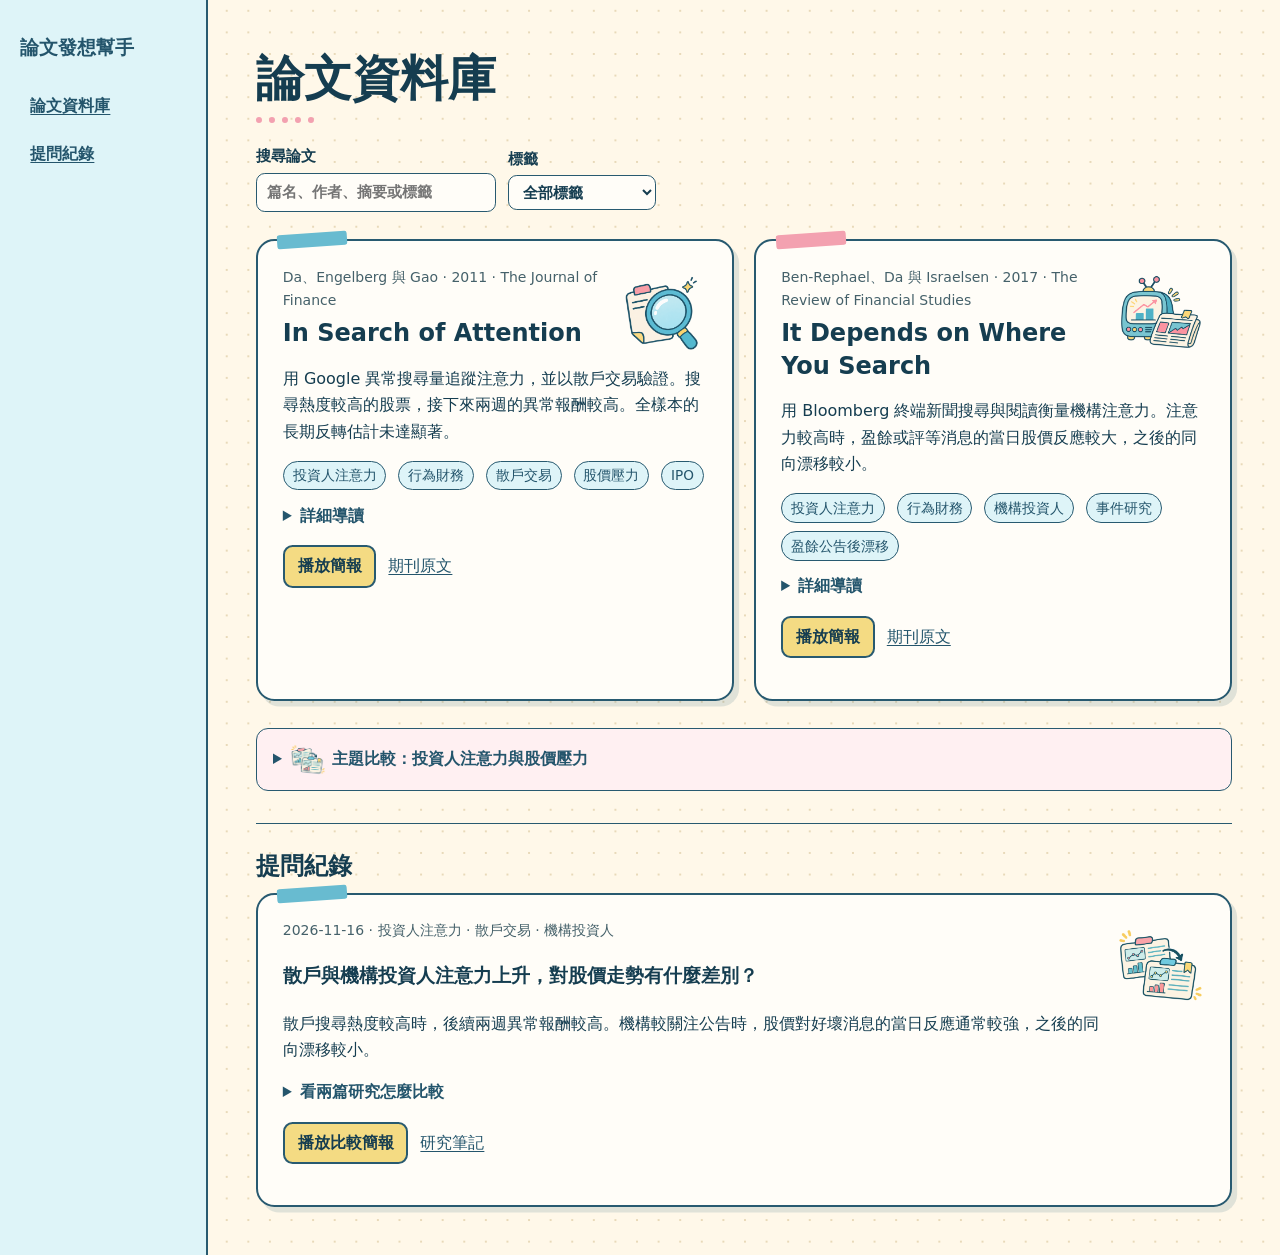
<file: index.html>
<!doctype html>
<html lang="zh-Hant">
<head>
  <meta charset="utf-8">
  <meta name="viewport" content="width=device-width, initial-scale=1">
  <title>論文發想幫手</title>
  <link rel="stylesheet" href="assets/site.css">
  <script defer src="assets/site.js"></script>
</head>
<body>
  <aside>
    <a class="brand" href="./">論文發想幫手</a>
    <nav aria-label="主要導覽"><a href="#papers">論文資料庫</a><a href="#questions">提問紀錄</a></nav>
  </aside>
  <main>
    <section id="papers" aria-labelledby="papers-title">
      <h1 id="papers-title">論文資料庫</h1>
      <div class="filters">
        <label>搜尋論文 <input id="search" type="search" placeholder="篇名、作者、摘要或標籤"></label>
        <label>標籤 <select id="tag"><option value="">全部標籤</option></select></label>
      </div>
      <p id="empty" hidden role="status">沒有符合的論文。可以試試清除篩選條件。</p>
      <div class="paper-grid">
      <article id="da-2011" data-tags="投資人注意力,行為財務,散戶交易,股價壓力,IPO">
        <img class="paper-art" src="assets/illustrations/paper-search.png" width="1254" height="1254" alt="">
        <p class="meta">Da、Engelberg 與 Gao · 2011 · The Journal of Finance</p>
        <h2 lang="en">In Search of Attention</h2>
        <p>用 Google 異常搜尋量追蹤注意力，並以散戶交易驗證。搜尋熱度較高的股票，接下來兩週的異常報酬較高。全樣本的長期反轉估計未達顯著。</p>
        <div class="tags" aria-label="論文標籤">投資人注意力 · 行為財務 · 散戶交易 · 股價壓力 · IPO</div>
        <details><summary>詳細導讀</summary><p>作者比較當週搜尋量與過去八週中位數，再用 Russell 3000 美股的週資料檢驗後續報酬。可先看 Table I 的 ASVI 定義、Table V 的散戶交易證據，以及 Table VI 的 ASVI 那一列。</p><p><a href="#ben-rephael-2017">相關論文</a>比較 Bloomberg 機構注意力與公告後的價格反映。</p></details>
        <p class="links"><a class="primary" href="presentations/in-search-of-attention/">播放簡報</a><a href="https://doi.org/10.1111/j.1540-6261.2011.01679.x">期刊原文</a></p>
      </article>
      <article id="ben-rephael-2017" data-tags="投資人注意力,行為財務,機構投資人,事件研究,盈餘公告後漂移">
        <img class="paper-art" src="assets/illustrations/institutional-news.png" width="1254" height="1254" alt="">
        <p class="meta">Ben-Rephael、Da 與 Israelsen · 2017 · The Review of Financial Studies</p>
        <h2 lang="en">It Depends on Where You Search</h2>
        <p>用 Bloomberg 終端新聞搜尋與閱讀衡量機構注意力。注意力較高時，盈餘或評等消息的當日股價反應較大，之後的同向漂移較小。</p>
        <div class="tags" aria-label="論文標籤">投資人注意力 · 行為財務 · 機構投資人 · 事件研究 · 盈餘公告後漂移</div>
        <details><summary>詳細導讀</summary><p>作者以 Ancerno 交易活動檢查 Bloomberg 代理指標，並用日頻模型與 Google 搜尋量比較。Table 5 交代訊號先後，Figure 4 和 Figure 5 分別比較盈餘公告後與評等變動後的報酬路徑。</p><p><a href="#da-2011">相關論文</a>比較 Google 搜尋量與後續兩週的異常報酬。</p></details>
        <p class="links"><a class="primary" href="presentations/it-depends-on-where-you-search/">播放簡報</a><a href="https://doi.org/10.1093/rfs/hhx031">期刊原文</a></p>
      </article>
      </div>
      <details id="topic"><summary><img src="assets/illustrations/linked-research.png" width="1254" height="1254" alt="">主題比較：投資人注意力與股價壓力</summary><p>2011 年研究用週頻 Google 搜尋量考察後續股價，2017 年研究加入日頻 Bloomberg 注意力，比較公告當日及後續的資訊反映。對讀時注意投資人類型、事件和報酬期間。</p></details>
    </section>
    <section id="questions" aria-labelledby="questions-title">
      <h2 id="questions-title">提問紀錄</h2>
      <article id="retail-vs-institutional-attention">
        <img class="paper-art" src="assets/illustrations/linked-research.png" width="1254" height="1254" alt="">
        <p class="meta"><time datetime="2026-11-16">2026-11-16</time> · 投資人注意力 · 散戶交易 · 機構投資人</p>
        <h3>散戶與機構投資人注意力上升，對股價走勢有什麼差別？</h3>
        <p>散戶搜尋熱度較高時，後續兩週異常報酬較高。機構較關注公告時，股價對好壞消息的當日反應通常較強，之後的同向漂移較小。</p>
        <details>
          <summary>看兩篇研究怎麼比較</summary>
          <p><strong>散戶：</strong>ASVI 高一個標準差時，第 1、2 週異常報酬分別高 18.7、14.9 bp。第 5–52 週的負向估計在完整樣本中未達顯著。</p>
          <p><strong>機構：</strong>公告當日對盈餘意外與評等變動的反應更強。方向取決於消息是正面或負面。兩篇的研究情境與統計口徑不同。</p>
          <p>引用：<a href="#da-2011">Da 等（2011）Table VI</a>、<a href="#ben-rephael-2017">Ben-Rephael 等（2017）Tables 6–7</a>。</p>
        </details>
        <p class="links"><a class="primary" href="presentations/retail-vs-institutional-attention/">播放比較簡報</a><a href="https://github.com/gumanbryan/research-wiki/blob/main/notes/retail-vs-institutional-attention.md">研究筆記</a></p>
      </article>
    </section>
  </main>
</body>
</html>
</file>
<file: assets/site.css>
@import url("./paper-theme.css");
* { box-sizing: border-box; }
[hidden] { display: none !important; }
body {
  margin: 0;
  display: grid;
  grid-template-columns: 13rem minmax(0, 1fr);
  min-height: 100vh;
  color: var(--ink);
  background: radial-gradient(circle, var(--dot) 1px, transparent 1.4px) 0 0 / 1.35rem 1.35rem, var(--canvas);
  line-height: 1.65;
}
aside { padding: 2rem 1.25rem; background: var(--aqua-light); border-inline-end: 2px solid var(--line); }
.brand { font-weight: 800; font-size: 1.18rem; text-decoration: none; }
nav { display: grid; gap: .65rem; margin-top: 1.5rem; }
nav a { padding: .35rem .65rem; border-radius: .5rem; font-weight: 650; }
nav a:hover { background: var(--paper); }
a { color: var(--accent); text-underline-offset: .18em; }
main { width: min(100%, 76rem); margin-inline: auto; padding: clamp(1rem, 4vw, 3rem); }
section { scroll-margin-top: 1rem; }
h1 { font-size: clamp(2rem, 4vw, 3rem); margin: 0 0 1.35rem; line-height: 1.25; }
h1::after { content: ""; display: block; width: 3.6rem; margin-top: .55rem; border-bottom: .38rem dotted var(--pink); }
h2 { line-height: 1.35; margin: .35rem 0 .65rem; }
.paper-grid { display: grid; grid-template-columns: repeat(2, minmax(0, 1fr)); gap: 1.3rem; margin-block: 1.65rem; }
article {
  position: relative;
  background: var(--paper);
  border: 2px solid var(--line);
  border-radius: 1.15rem;
  box-shadow: .32rem .35rem 0 var(--shadow);
  padding: clamp(1rem, 2.4vw, 1.55rem);
}
article::before {
  content: "";
  position: absolute;
  top: -.48rem;
  left: 1.2rem;
  width: 4.4rem;
  height: .85rem;
  border-radius: .15rem;
  background: var(--aqua);
  transform: rotate(-4deg);
}
article:nth-of-type(2n)::before { background: var(--pink); }
.paper-art { width: clamp(4rem, 7vw, 6.3rem); height: auto; float: right; margin: 0 0 .4rem .6rem; }
.meta { color: var(--muted); font-size: .875rem; margin: 0; }
.filters, .links, .tags { display: flex; flex-wrap: wrap; gap: .55rem .75rem; align-items: center; }
label { display: grid; gap: .2rem; font-size: .95rem; font-weight: 650; }
input, select, button { font: inherit; color: inherit; border: 1px solid var(--line); background: var(--paper); padding: .4rem .65rem; border-radius: .55rem; }
.tags { clear: both; font-size: .85rem; margin-block: .8rem; }
.tags button { padding: .15rem .55rem; border-radius: 999px; background: var(--aqua-light); color: var(--accent); cursor: pointer; }
.tags button:hover { background: var(--aqua); }
.primary { display: inline-block; padding: .38rem .8rem; border: 2px solid var(--line); border-radius: .6rem; background: var(--yellow); color: var(--ink); text-decoration: none; font-weight: 700; }
.primary:hover { background: var(--yellow-light); }
summary { cursor: pointer; color: var(--accent); font-weight: 650; }
#topic { padding: .8rem 1rem; background: var(--pink-light); border: 1px solid var(--line); border-radius: .75rem; }
#topic summary img { width: 2.25rem; height: auto; vertical-align: middle; margin-inline-end: .4rem; }
#questions { border-top: 1px solid var(--line); margin-top: 2rem; padding-top: 1.25rem; }
:focus-visible { outline: 2px solid var(--accent); outline-offset: 3px; }
@media (max-width: 960px) { .paper-grid { grid-template-columns: minmax(0, 1fr); } }
@media (max-width: 640px) {
  body { display: block; }
  aside { padding: .85rem 1rem; border-inline-end: 0; border-bottom: 2px solid var(--line); }
  nav { display: flex; gap: .65rem; margin-top: .35rem; }
}
</file>
